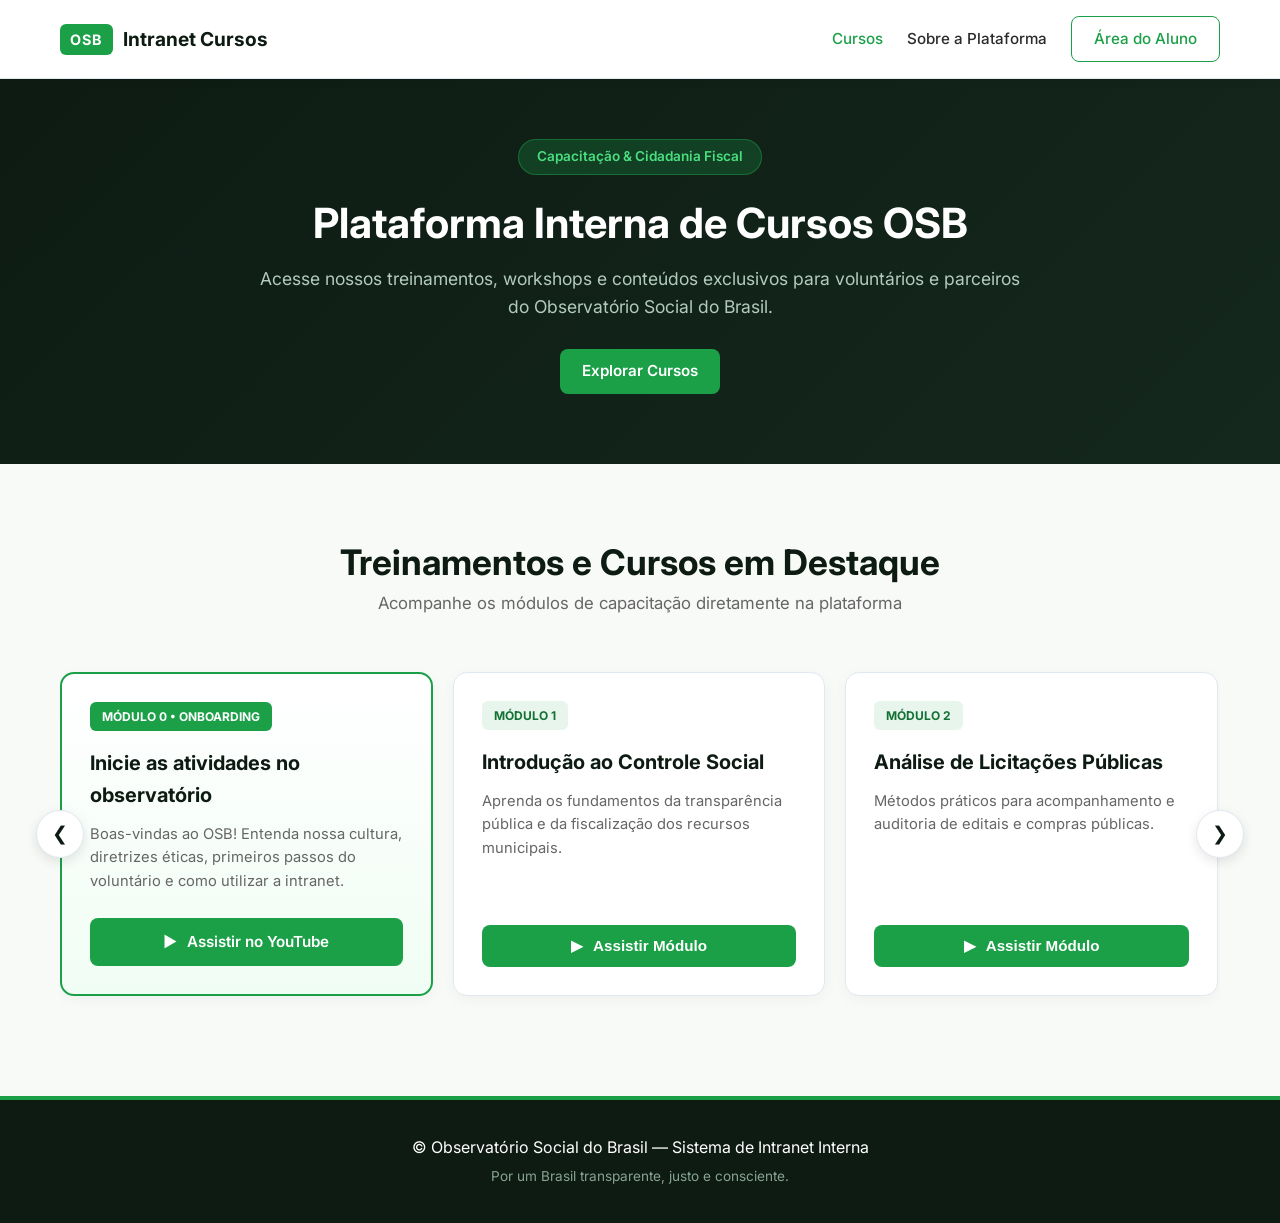
<file: index.html>
<!DOCTYPE html>
<html lang="pt-BR">
<head>
  <meta charset="UTF-8">
  <meta name="viewport" content="width=device-width, initial-scale=1.0">
  <title>Intranet de Cursos | Observatório Social do Brasil</title>
  
  <link rel="preconnect" href="https://fonts.googleapis.com">
  <link rel="preconnect" href="https://fonts.gstatic.com" crossorigin>
  <link href="https://fonts.googleapis.com/css2?family=Inter:wght@300;400;600;700&display=swap" rel="stylesheet">
  
  <link rel="stylesheet" href="styles.css">
</head>
<body>

  <header class="header">
    <div class="container header-container">
      <a href="index.html" class="logo">
        <span class="logo-badge">OSB</span>
        <span class="logo-text">Intranet Cursos</span>
      </a>
      <nav class="nav">
        <a href="index.html#cursos" class="active">Cursos</a>
        <a href="sobre.html">Sobre a Plataforma</a>
        <a href="aluno.html" class="btn btn-outline">Área do Aluno</a>
      </nav>
    </div>
  </header>

  <section class="hero">
    <div class="container hero-container">
      <div class="hero-tag">Capacitação & Cidadania Fiscal</div>
      <h1>Plataforma Interna de Cursos OSB</h1>
      <p>Acesse nossos treinamentos, workshops e conteúdos exclusivos para voluntários e parceiros do Observatório Social do Brasil.</p>
      <a href="#cursos" class="btn btn-primary">Explorar Cursos</a>
    </div>
  </section>

  <section id="cursos" class="courses-section">
    <div class="container">
      <div class="section-header">
        <h2>Treinamentos e Cursos em Destaque</h2>
        <p>Acompanhe os módulos de capacitação diretamente na plataforma</p>
      </div>

      <div class="carousel-wrapper">
        <button class="carousel-btn prev-btn" id="prevBtn" aria-label="Anterior">&#10094;</button>

        <div class="carousel-track-container">
          <div class="carousel-track" id="carouselTrack">
            
            <article class="course-card card-highlight">
                <div>
                    <div class="card-tag tag-start">Módulo 0 • Onboarding</div>
                    <h3>Inicie as atividades no observatório</h3>
                    <p>Boas-vindas ao OSB! Entenda nossa cultura, diretrizes éticas, primeiros passos do voluntário e como utilizar a intranet.</p>
                </div>
                <div class="card-footer">
                    <a href="https://www.youtube.com/@osdobrasil/videos" target="_blank" rel="noopener noreferrer" class="btn-watch" style="text-decoration: none;">
                    <span class="icon">&#9654;</span> Assistir no YouTube
                    </a>
                </div>
            </article>

            <article class="course-card">
              <div>
                <div class="card-tag">Módulo 1</div>
                <h3>Introdução ao Controle Social</h3>
                <p>Aprenda os fundamentos da transparência pública e da fiscalização dos recursos municipais.</p>
              </div>
              <div class="card-footer">
                <button class="btn-watch play-video-btn" data-video-id="8qt0FyKTpaA">
                  <span class="icon">&#9654;</span> Assistir Módulo
                </button>
              </div>
            </article>

            <article class="course-card">
              <div>
                <div class="card-tag">Módulo 2</div>
                <h3>Análise de Licitações Públicas</h3>
                <p>Métodos práticos para acompanhamento e auditoria de editais e compras públicas.</p>
              </div>
              <div class="card-footer">
                <button class="btn-watch play-video-btn" data-video-id="8qt0FyKTpaA">
                  <span class="icon">&#9654;</span> Assistir Módulo
                </button>
              </div>
            </article>

            <article class="course-card">
              <div>
                <div class="card-tag">Módulo 3</div>
                <h3>Gestão de Indicadores da Cidade</h3>
                <p>Como estruturar relatórios e acompanhar a aplicação correta dos recursos orçamentários.</p>
              </div>
              <div class="card-footer">
                <button class="btn-watch play-video-btn" data-video-id="8qt0FyKTpaA">
                  <span class="icon">&#9654;</span> Assistir Módulo
                </button>
              </div>
            </article>

            <!-- Card 4 -->
            <article class="course-card">
              <div>
                <div class="card-tag">Módulo 4</div>
                <h3>Comunicação e Engajamento Social</h3>
                <p>Estratégias de divulgação das ações do Observatório Social para a comunidade.</p>
              </div>
              <div class="card-footer">
                <button class="btn-watch play-video-btn" data-video-id="8qt0FyKTpaA">
                  <span class="icon">&#9654;</span> Assistir Módulo
                </button>
              </div>
            </article>

          </div>
        </div>

        <button class="carousel-btn next-btn" id="nextBtn" aria-label="Próximo">&#10095;</button>
      </div>
    </div>
  </section>

  <div class="video-modal" id="videoModal">
    <div class="modal-overlay" id="modalOverlay"></div>
    <div class="modal-content">
      <button class="modal-close" id="closeModalBtn">&times;</button>
      <div class="iframe-container">
        <iframe id="youtubeIframe" src="" frameborder="0" allow="accelerometer; autoplay; clipboard-write; encrypted-media; gyroscope; picture-in-picture" allowfullscreen></iframe>
      </div>
    </div>
  </div>

  <footer class="footer">
    <div class="container footer-container">
      <p>&copy; Observatório Social do Brasil — Sistema de Intranet Interna</p>
      <p class="footer-subtext">Por um Brasil transparente, justo e consciente.</p>
    </div>
  </footer>
 
  <script src="script.js"></script>
</body>
</html>
</file>
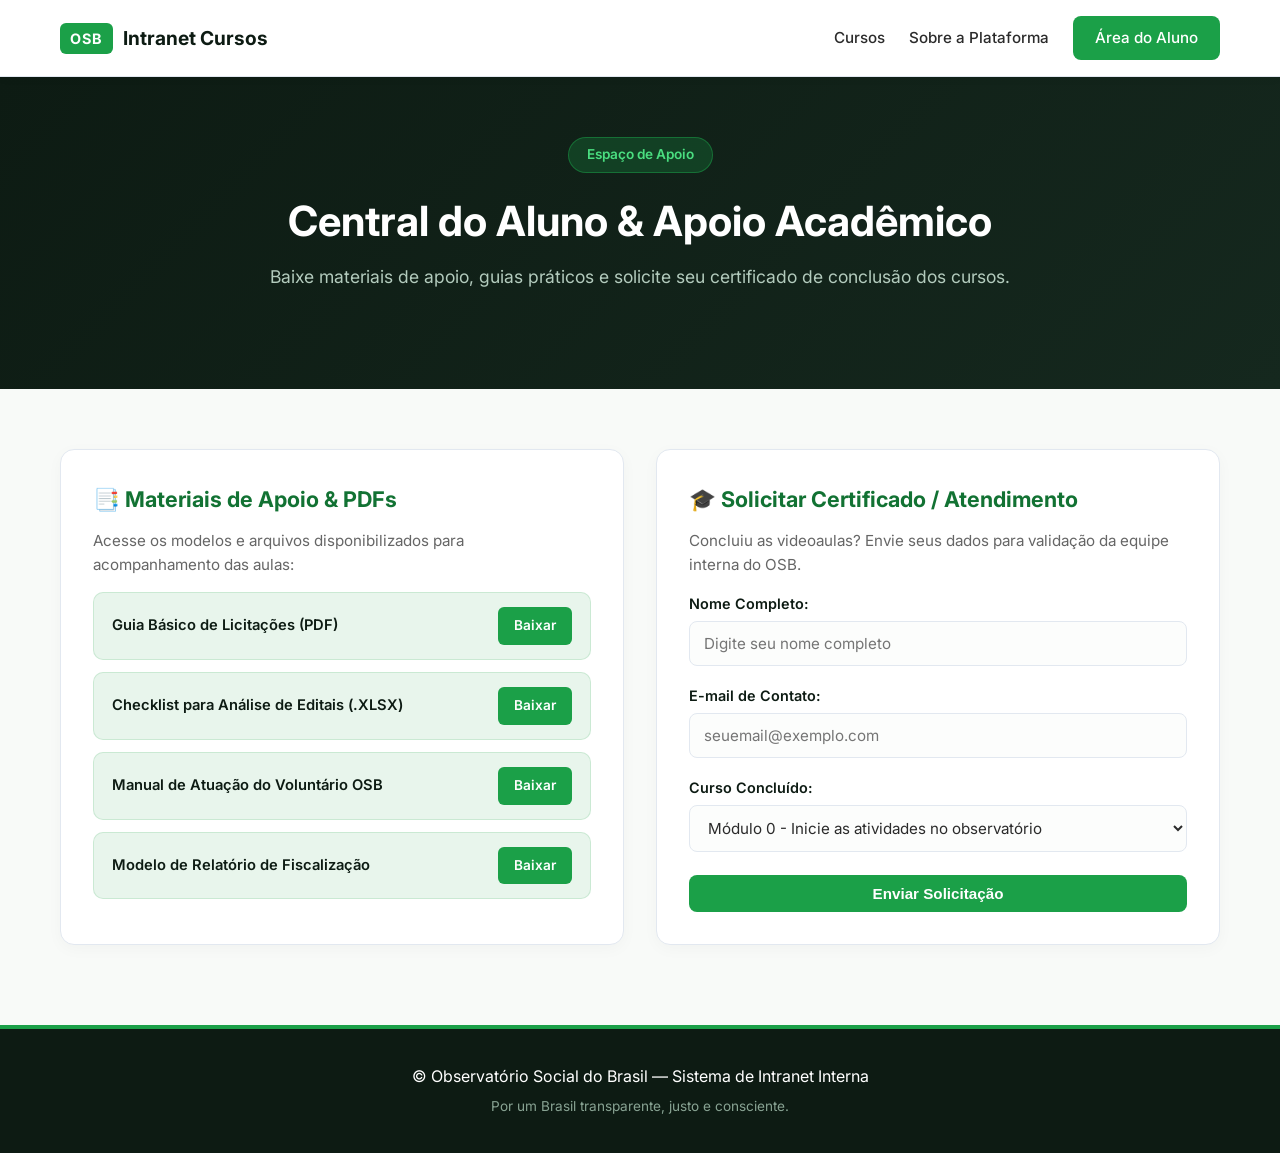
<file: aluno.html>
<!DOCTYPE html>
<html lang="pt-BR">
<head>
  <meta charset="UTF-8">
  <meta name="viewport" content="width=device-width, initial-scale=1.0">
  <title>Central do Aluno | Observatório Social do Brasil</title>
  <link rel="preconnect" href="https://fonts.googleapis.com">
  <link rel="preconnect" href="https://fonts.gstatic.com" crossorigin>
  <link href="https://fonts.googleapis.com/css2?family=Inter:wght@300;400;600;700&display=swap" rel="stylesheet">
  <link rel="stylesheet" href="styles.css">
</head>
<body>

  <!-- NAVBAR -->
  <header class="header">
    <div class="container header-container">
      <a href="index.html" class="logo">
        <span class="logo-badge">OSB</span>
        <span class="logo-text">Intranet Cursos</span>
      </a>
      <nav class="nav">
        <a href="index.html#cursos">Cursos</a>
        <a href="sobre.html">Sobre a Plataforma</a>
        <a href="aluno.html" class="btn btn-primary">Área do Aluno</a>
      </nav>
    </div>
  </header>

  <!-- BANNER -->
  <section class="hero">
    <div class="container hero-container">
      <div class="hero-tag">Espaço de Apoio</div>
      <h1>Central do Aluno & Apoio Acadêmico</h1>
      <p>Baixe materiais de apoio, guias práticos e solicite seu certificado de conclusão dos cursos.</p>
    </div>
  </section>

  <!-- CONTEÚDO PRINCIPAL -->
  <main class="content-section">
    <div class="container">
      
      <div class="grid-2">
        
        <!-- MATERIAIS DE APOIO -->
        <div class="info-card">
          <h3>📑 Materiais de Apoio & PDFs</h3>
          <p>Acesse os modelos e arquivos disponibilizados para acompanhamento das aulas:</p>
          
          <ul class="resource-list">
            <li class="resource-item">
              <span>Guia Básico de Licitações (PDF)</span>
              <a href="#" class="btn-download" onclick="alert('Download simulado com sucesso!')">Baixar</a>
            </li>
            <li class="resource-item">
              <span>Checklist para Análise de Editais (.XLSX)</span>
              <a href="#" class="btn-download" onclick="alert('Download simulado com sucesso!')">Baixar</a>
            </li>
            <li class="resource-item">
              <span>Manual de Atuação do Voluntário OSB</span>
              <a href="#" class="btn-download" onclick="alert('Download simulado com sucesso!')">Baixar</a>
            </li>
            <li class="resource-item">
              <span>Modelo de Relatório de Fiscalização</span>
              <a href="#" class="btn-download" onclick="alert('Download simulado com sucesso!')">Baixar</a>
            </li>
          </ul>
        </div>

        <!-- FORMULÁRIO DE CERTIFICADO -->
        <div class="info-card">
          <h3>🎓 Solicitar Certificado / Atendimento</h3>
          <p>Concluiu as videoaulas? Envie seus dados para validação da equipe interna do OSB.</p>
          
          <form class="student-form" onsubmit="event.preventDefault(); alert('Solicitação enviada com sucesso!');">
            <div class="form-group">
              <label for="nome">Nome Completo:</label>
              <input type="text" id="nome" placeholder="Digite seu nome completo" required>
            </div>

            <div class="form-group">
              <label for="email">E-mail de Contato:</label>
              <input type="email" id="email" placeholder="seuemail@exemplo.com" required>
            </div>

            <div class="form-group">
              <label for="curso">Curso Concluído:</label>
              <select id="curso">
                <option>Módulo 0 - Inicie as atividades no observatório</option>
                <option>Módulo 1 - Introdução ao Controle Social</option>
                <option>Módulo 2 - Análise de Licitações Públicas</option>
                <option>Módulo 3 - Gestão de Indicadores da Cidade</option>
                <option>Módulo 4 - Comunicação e Engajamento Social</option>
              </select>
            </div>

            <button type="submit" class="btn btn-primary" style="width: 100%; margin-top: 5px;">Enviar Solicitação</button>
          </form>
        </div>

      </div>

    </div>
  </main>

  <!-- RODAPÉ -->
  <footer class="footer">
    <div class="container footer-container">
      <p>&copy; Observatório Social do Brasil — Sistema de Intranet Interna</p>
      <p class="footer-subtext">Por um Brasil transparente, justo e consciente.</p>
    </div>
  </footer>

</body>
</html>
</file>
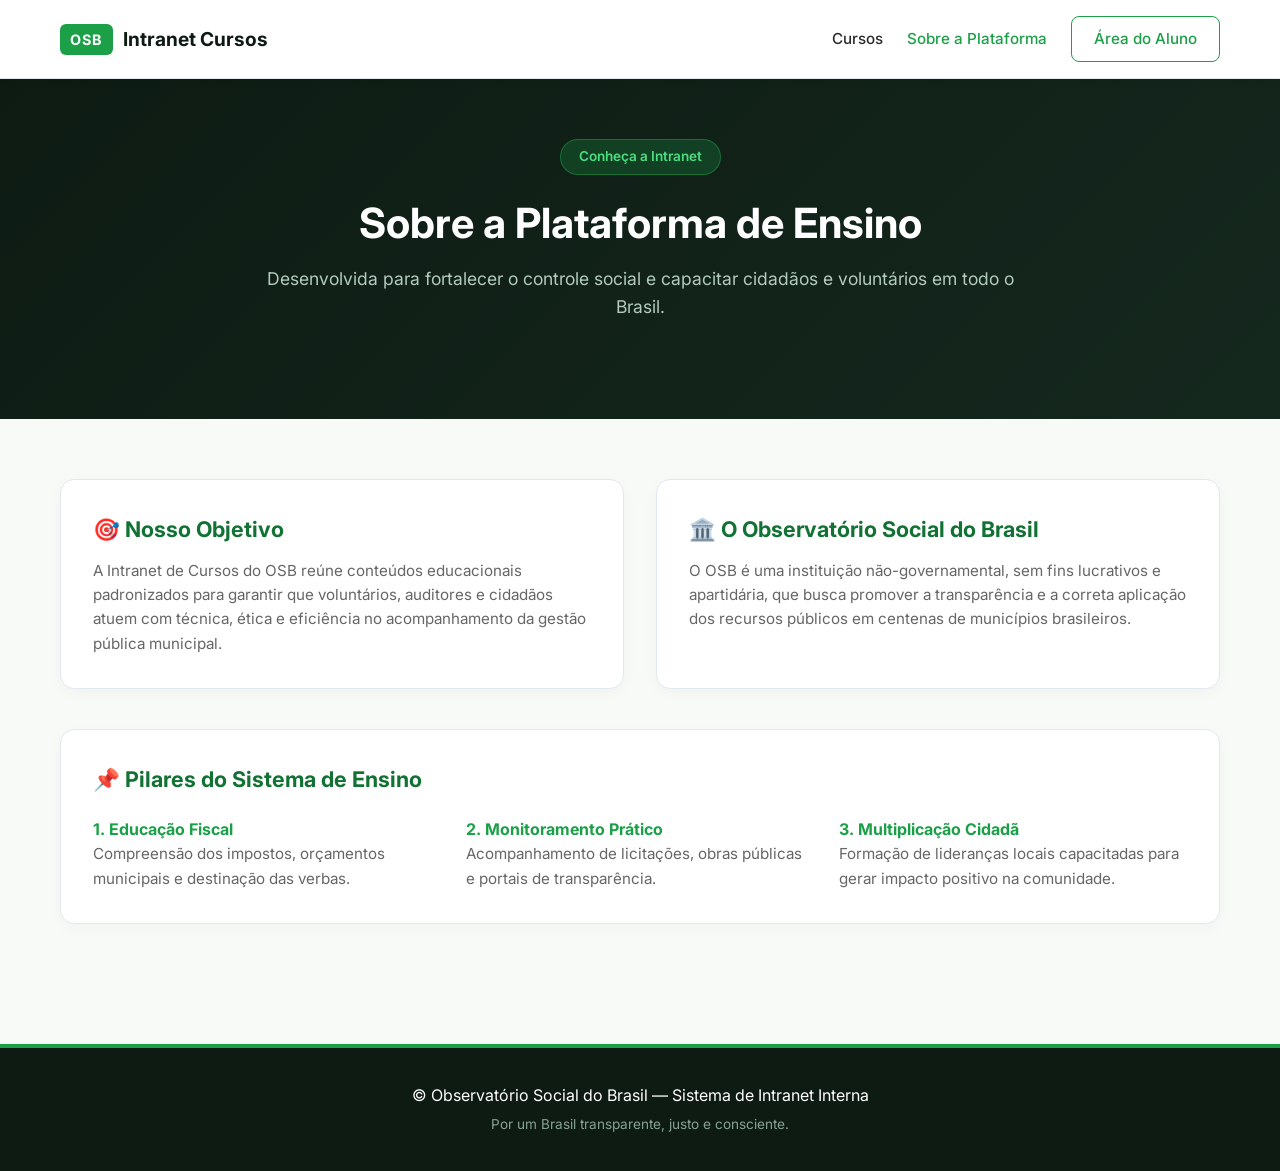
<file: sobre.html>
<!DOCTYPE html>
<html lang="pt-BR">
<head>
  <meta charset="UTF-8">
  <meta name="viewport" content="width=device-width, initial-scale=1.0">
  <title>Sobre a Plataforma | Observatório Social do Brasil</title>
  <link rel="preconnect" href="https://fonts.googleapis.com">
  <link rel="preconnect" href="https://fonts.gstatic.com" crossorigin>
  <link href="https://fonts.googleapis.com/css2?family=Inter:wght@300;400;600;700&display=swap" rel="stylesheet">
  <link rel="stylesheet" href="styles.css">
</head>
<body>

  <header class="header">
    <div class="container header-container">
      <a href="index.html" class="logo">
        <span class="logo-badge">OSB</span>
        <span class="logo-text">Intranet Cursos</span>
      </a>
      <nav class="nav">
        <a href="index.html#cursos">Cursos</a>
        <a href="sobre.html" class="active">Sobre a Plataforma</a>
        <a href="aluno.html" class="btn btn-outline">Área do Aluno</a>
      </nav>
    </div>
  </header>

  
  <section class="hero">
    <div class="container hero-container">
      <div class="hero-tag">Conheça a Intranet</div>
      <h1>Sobre a Plataforma de Ensino</h1>
      <p>Desenvolvida para fortalecer o controle social e capacitar cidadãos e voluntários em todo o Brasil.</p>
    </div>
  </section>

  <main class="content-section">
    <div class="container">
      
      <div class="grid-2" style="margin-bottom: 40px;">
        <div class="info-card">
          <h3>🎯 Nosso Objetivo</h3>
          <p>A Intranet de Cursos do OSB reúne conteúdos educacionais padronizados para garantir que voluntários, auditores e cidadãos atuem com técnica, ética e eficiência no acompanhamento da gestão pública municipal.</p>
        </div>

        <div class="info-card">
          <h3>🏛️ O Observatório Social do Brasil</h3>
          <p>O OSB é uma instituição não-governamental, sem fins lucrativos e apartidária, que busca promover a transparência e a correta aplicação dos recursos públicos em centenas de municípios brasileiros.</p>
        </div>
      </div>

      <div class="info-card" style="margin-bottom: 40px;">
        <h3>📌 Pilares do Sistema de Ensino</h3>
        <div class="grid-3" style="margin-top: 20px;">
          <div>
            <h4 style="color: var(--green-primary);">1. Educação Fiscal</h4>
            <p>Compreensão dos impostos, orçamentos municipais e destinação das verbas.</p>
          </div>
          <div>
            <h4 style="color: var(--green-primary);">2. Monitoramento Prático</h4>
            <p>Acompanhamento de licitações, obras públicas e portais de transparência.</p>
          </div>
          <div>
            <h4 style="color: var(--green-primary);">3. Multiplicação Cidadã</h4>
            <p>Formação de lideranças locais capacitadas para gerar impacto positivo na comunidade.</p>
          </div>
        </div>
      </div>

    </div>
  </main>

  <footer class="footer">
    <div class="container footer-container">
      <p>&copy; Observatório Social do Brasil — Sistema de Intranet Interna</p>
      <p class="footer-subtext">Por um Brasil transparente, justo e consciente.</p>
    </div>
  </footer>

</body>
</html>
</file>
<file: styles.css>
:root {
  --green-primary: #1ba048;      /* Verde institucional OSB */
  --green-dark: #127233;         /* Verde escuro para hover */
  --green-light: #e8f5ec;        /* Fundo suave em verde */
  --dark-bg: #0d1b13;            /* Fundo escuro tecnológico */
  --dark-surface: #15281e;       /* Card / Superfície escura */
  --text-main: #2b2b2b;          /* Texto principal */
  --text-muted: #666666;         /* Texto secundário */
  --text-light: #ffffff;         /* Texto claro */
  --border-color: #e2e8f0;
  --font-family: 'Inter', sans-serif;
}

/* RESET BÁSICO */
* {
  margin: 0;
  padding: 0;
  box-sizing: border-box;
}

body {
  font-family: var(--font-family);
  background-color: #f8faf8;
  color: var(--text-main);
  line-height: 1.6;
  min-height: 100vh;
  display: flex;
  flex-direction: column;
}

.container {
  max-width: 1200px;
  margin: 0 auto;
  padding: 0 20px;
  width: 100%;
}

.header {
  background-color: #ffffff;
  border-bottom: 1px solid var(--border-color);
  position: sticky;
  top: 0;
  z-index: 100;
  padding: 16px 0;
  box-shadow: 0 2px 10px rgba(0,0,0,0.03);
}

.header-container {
  display: flex;
  justify-content: space-between;
  align-items: center;
}

.logo {
  display: flex;
  align-items: center;
  gap: 10px;
  font-weight: 700;
  font-size: 1.2rem;
  color: var(--dark-bg);
  text-decoration: none;
}

.logo-badge {
  background-color: var(--green-primary);
  color: #fff;
  padding: 4px 10px;
  border-radius: 6px;
  font-size: 0.9rem;
  letter-spacing: 1px;
}

.nav {
  display: flex;
  align-items: center;
  gap: 24px;
}

.nav a {
  text-decoration: none;
  color: var(--text-main);
  font-weight: 500;
  transition: color 0.3s;
  font-size: 0.95rem;
}

.nav a:hover, .nav a.active {
  color: var(--green-primary);
}

/* BOTÕES */
.btn {
  display: inline-block;
  padding: 10px 22px;
  border-radius: 8px;
  text-decoration: none;
  font-weight: 600;
  cursor: pointer;
  transition: all 0.3s ease;
  border: none;
  font-size: 0.95rem;
  text-align: center;
}

.btn-primary {
  background-color: var(--green-primary);
  color: #ffffff !important;
}

.btn-primary:hover {
  background-color: var(--green-dark);
}

.btn-outline {
  border: 1.5px solid var(--green-primary);
  color: var(--green-primary) !important;
  background: transparent;
}

.btn-outline:hover {
  background-color: var(--green-primary);
  color: #ffffff !important;
}

/* ==========================================================================
   HERO / BANNER DE PÁGINAS
   ========================================================================== */
.hero {
  background: linear-gradient(135deg, var(--dark-bg) 0%, var(--dark-surface) 100%);
  color: var(--text-light);
  padding: 60px 0 70px 0;
  text-align: center;
  position: relative;
}

.hero-container {
  max-width: 800px;
}

.hero-tag {
  display: inline-block;
  background-color: rgba(27, 160, 72, 0.25);
  color: #4ade80;
  border: 1px solid rgba(27, 160, 72, 0.5);
  padding: 6px 18px;
  border-radius: 20px;
  font-size: 0.85rem;
  font-weight: 600;
  margin-bottom: 24px;
}

.hero h1 {
  font-size: 2.6rem;
  margin-bottom: 16px;
  font-weight: 700;
  line-height: 1.2;
}

.hero p {
  font-size: 1.1rem;
  color: #b3cbbd;
  margin-bottom: 28px;
}

/* ==========================================================================
   CARROSSEL DE CURSOS
   ========================================================================== */
.courses-section {
  padding: 70px 0 90px 0;
}

.section-header {
  text-align: center;
  margin-bottom: 45px;
}

.section-header h2 {
  font-size: 2.2rem;
  color: var(--dark-bg);
  font-weight: 700;
}

.section-header p {
  color: var(--text-muted);
  font-size: 1.05rem;
}

.carousel-wrapper {
  position: relative;
  display: flex;
  align-items: center;
}

.carousel-track-container {
  overflow: hidden;
  width: 100%;
  padding: 10px 0;
}

.carousel-track {
  display: flex;
  gap: 20px;
  transition: transform 0.4s cubic-bezier(0.25, 1, 0.5, 1);
}

/* CARD DE CURSO */
.course-card {
  min-width: calc(33.333% - 14px);
  background: #ffffff;
  border: 1px solid var(--border-color);
  border-radius: 14px;
  padding: 28px;
  display: flex;
  flex-direction: column;
  justify-content: space-between;
  box-shadow: 0 4px 15px rgba(0, 0, 0, 0.04);
  transition: transform 0.3s, box-shadow 0.3s, border-color 0.3s;
}

.course-card.card-highlight {
  border: 2px solid var(--green-primary);
  background: linear-gradient(180deg, #ffffff 0%, #f0fdf4 100%);
}

.course-card:hover {
  transform: translateY(-6px);
  box-shadow: 0 12px 24px rgba(27, 160, 72, 0.12);
  border-color: var(--green-primary);
}

.card-tag {
  display: inline-block;
  background-color: var(--green-light);
  color: var(--green-dark);
  font-size: 0.75rem;
  font-weight: 700;
  padding: 5px 12px;
  border-radius: 6px;
  margin-bottom: 16px;
  text-transform: uppercase;
}

.card-tag.tag-start {
  background-color: var(--green-primary);
  color: #ffffff;
}

.course-card h3 {
  font-size: 1.25rem;
  color: var(--dark-bg);
  margin-bottom: 12px;
  font-weight: 700;
}

.course-card p {
  font-size: 0.92rem;
  color: var(--text-muted);
  margin-bottom: 24px;
}

.card-footer {
  margin-top: auto;
}

.btn-watch {
  width: 100%;
  display: flex;
  align-items: center;
  justify-content: center;
  gap: 10px;
  background-color: var(--green-primary);
  color: #ffffff;
  border: none;
  font-weight: 600;
  font-size: 0.95rem;
  padding: 12px 18px;
  border-radius: 8px;
  cursor: pointer;
  transition: background-color 0.3s;
}

.btn-watch:hover {
  background-color: var(--green-dark);
}

/* BOTÕES NAVEGAÇÃO CARROSSEL */
.carousel-btn {
  background-color: #ffffff;
  border: 1px solid var(--border-color);
  border-radius: 50%;
  width: 48px;
  height: 48px;
  font-size: 1.2rem;
  color: var(--dark-bg);
  cursor: pointer;
  position: absolute;
  z-index: 10;
  box-shadow: 0 4px 12px rgba(0, 0, 0, 0.1);
  transition: all 0.3s;
}

.carousel-btn:hover {
  background-color: var(--green-primary);
  color: #ffffff;
  border-color: var(--green-primary);
}

.prev-btn { left: -24px; }
.next-btn { right: -24px; }

/* ==========================================================================
   ESTILOS COMPLETOS DA CENTRAL DO ALUNO & SOBRE
   ========================================================================== */
.content-section {
  padding: 60px 0 80px 0;
  flex-grow: 1; /* Garante que o footer fique sempre no final */
}

.grid-2 {
  display: grid;
  grid-template-columns: 1fr 1fr;
  gap: 32px;
}

.grid-3 {
  display: grid;
  grid-template-columns: repeat(3, 1fr);
  gap: 25px;
}

.info-card {
  background-color: #ffffff;
  border: 1px solid var(--border-color);
  padding: 32px;
  border-radius: 14px;
  box-shadow: 0 4px 16px rgba(0,0,0,0.03);
}

.info-card h3 {
  color: var(--green-dark);
  margin-bottom: 12px;
  font-size: 1.35rem;
  font-weight: 700;
}

.info-card p {
  color: var(--text-muted);
  font-size: 0.95rem;
}

/* ESTILIZAÇÃO DA LISTA DE MATERIAIS DE APOIO */
.resource-list {
  list-style: none;
  padding: 0;
  margin-top: 15px;
}

.resource-item {
  display: flex;
  justify-content: space-between;
  align-items: center;
  padding: 14px 18px;
  background-color: var(--green-light);
  border: 1px solid rgba(27, 160, 72, 0.15);
  border-radius: 10px;
  margin-bottom: 12px;
  font-weight: 600;
  font-size: 0.92rem;
  color: var(--dark-bg);
}

.btn-download {
  background-color: var(--green-primary);
  color: #ffffff !important;
  padding: 8px 16px;
  border-radius: 6px;
  text-decoration: none;
  font-size: 0.85rem;
  font-weight: 600;
  transition: background-color 0.3s;
}

.btn-download:hover {
  background-color: var(--green-dark);
}

/* ESTILIZAÇÃO COMPLETA DO FORMULÁRIO DE CERTIFICADO */
.student-form {
  margin-top: 15px;
  display: flex;
  flex-direction: column;
  gap: 18px;
}

.form-group {
  display: flex;
  flex-direction: column;
  gap: 6px;
}

.form-group label {
  font-weight: 600;
  font-size: 0.9rem;
  color: var(--dark-bg);
}

.form-group input, 
.form-group select, 
.form-group textarea {
  width: 100%;
  padding: 12px 14px;
  border: 1px solid var(--border-color);
  border-radius: 8px;
  font-family: inherit;
  font-size: 0.95rem;
  background-color: #fcfdfc;
  color: var(--text-main);
  transition: border-color 0.3s, box-shadow 0.3s;
}

.form-group input:focus, 
.form-group select:focus, 
.form-group textarea:focus {
  outline: none;
  border-color: var(--green-primary);
  box-shadow: 0 0 0 3px rgba(27, 160, 72, 0.15);
  background-color: #ffffff;
}

/* ==========================================================================
   MODAL / POPUP DE VÍDEO
   ========================================================================== */
.video-modal {
  display: none;
  position: fixed;
  top: 0;
  left: 0;
  width: 100vw;
  height: 100vh;
  z-index: 1000;
  align-items: center;
  justify-content: center;
}

.video-modal.active {
  display: flex;
}

.modal-overlay {
  position: absolute;
  top: 0;
  left: 0;
  width: 100%;
  height: 100%;
  background-color: rgba(0, 0, 0, 0.85);
  backdrop-filter: blur(4px);
}

.modal-content {
  position: relative;
  width: 90%;
  max-width: 800px;
  background-color: #000;
  border-radius: 12px;
  overflow: hidden;
  z-index: 1001;
  box-shadow: 0 20px 40px rgba(0, 0, 0, 0.5);
}

.modal-close {
  position: absolute;
  top: 10px;
  right: 15px;
  background: transparent;
  border: none;
  color: #fff;
  font-size: 2rem;
  cursor: pointer;
  z-index: 1002;
  line-height: 1;
}

.iframe-container {
  position: relative;
  width: 100%;
  padding-bottom: 56.25%;
  height: 0;
}

.iframe-container iframe {
  position: absolute;
  top: 0;
  left: 0;
  width: 100%;
  height: 100%;
}


.footer {
  background-color: var(--dark-bg);
  color: var(--text-light);
  padding: 35px 0;
  text-align: center;
  border-top: 4px solid var(--green-primary);
  margin-top: auto; /* Garante que o footer empurre para o fim */
  width: 100%;
}

.footer-subtext {
  font-size: 0.85rem;
  color: #88a393;
  margin-top: 6px;
}

/* RESPONSIVIDADE */
@media (max-width: 900px) {
  .course-card { min-width: calc(50% - 10px); }
  .grid-2, .grid-3 { grid-template-columns: 1fr; }
}

@media (max-width: 600px) {
  .course-card { min-width: 100%; }
  .prev-btn { left: -10px; }
  .next-btn { right: -10px; }
  .hero h1 { font-size: 1.9rem; }
}
</file>
